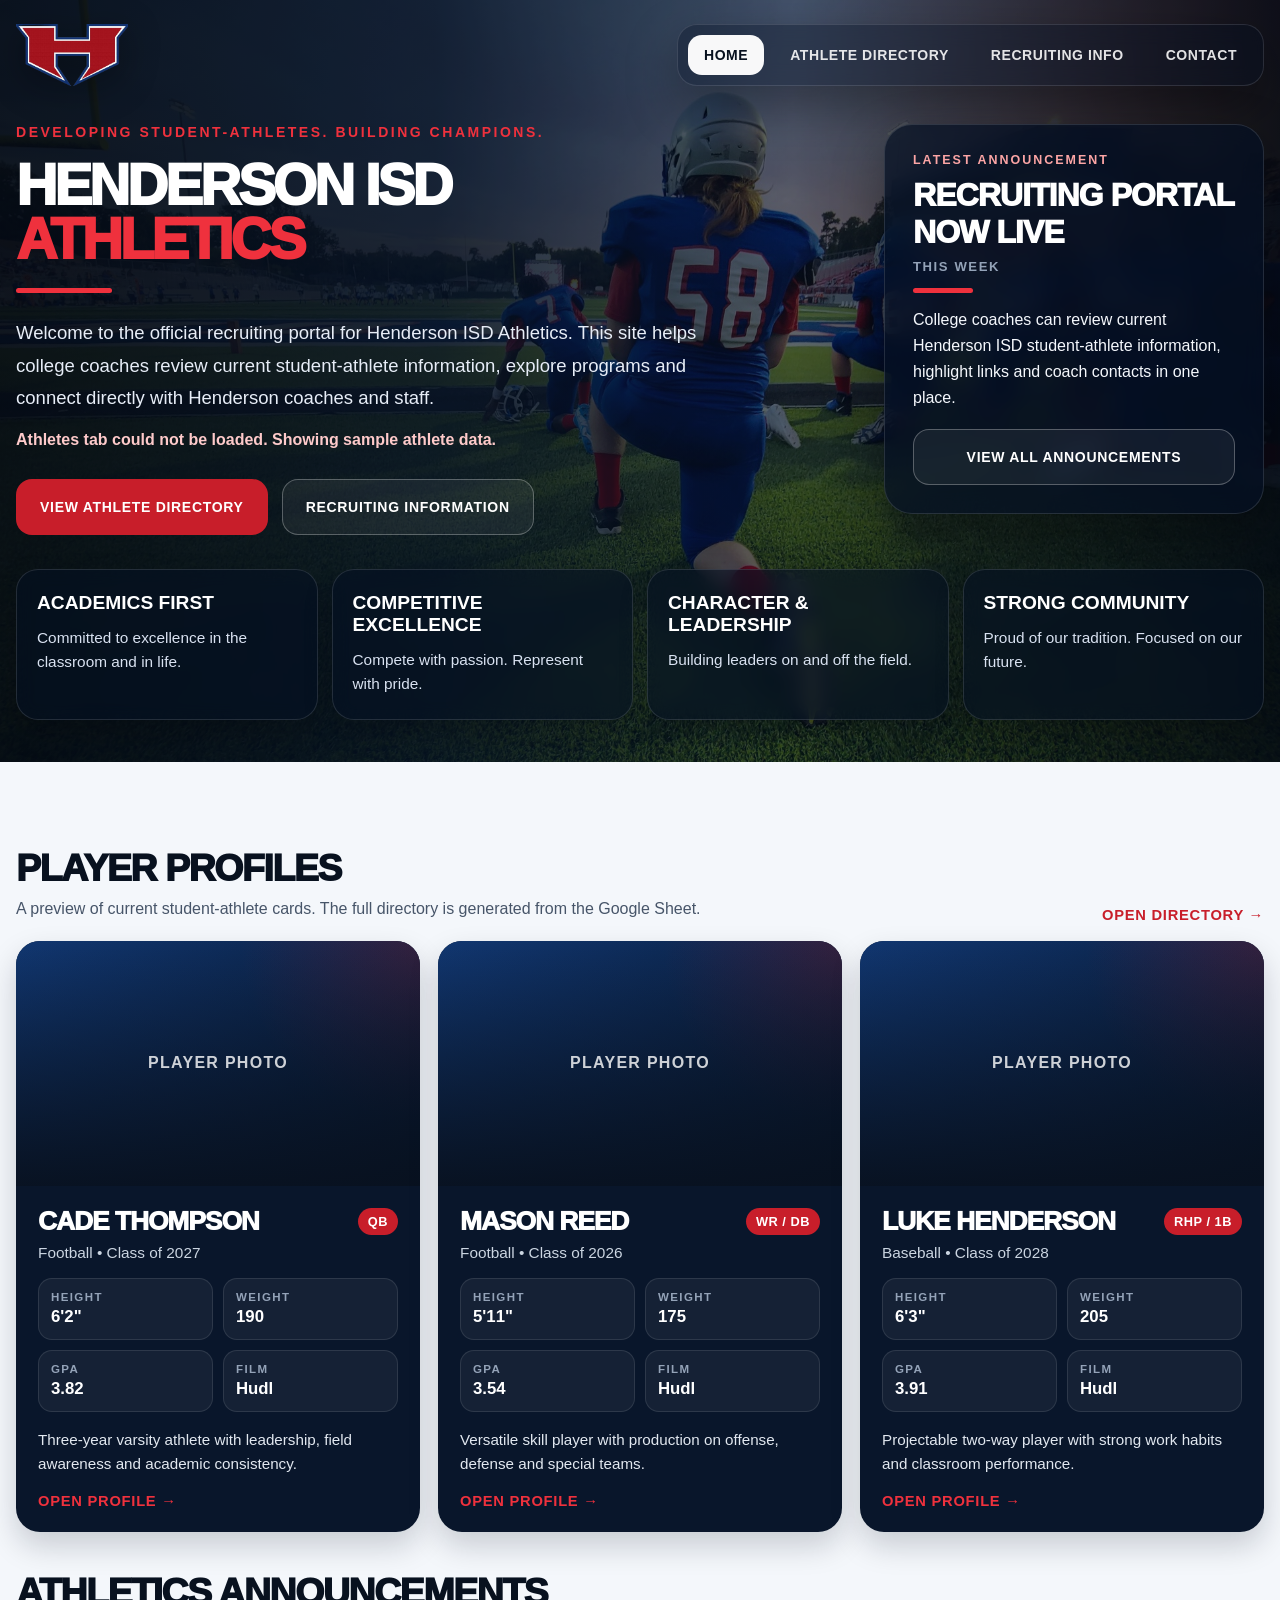
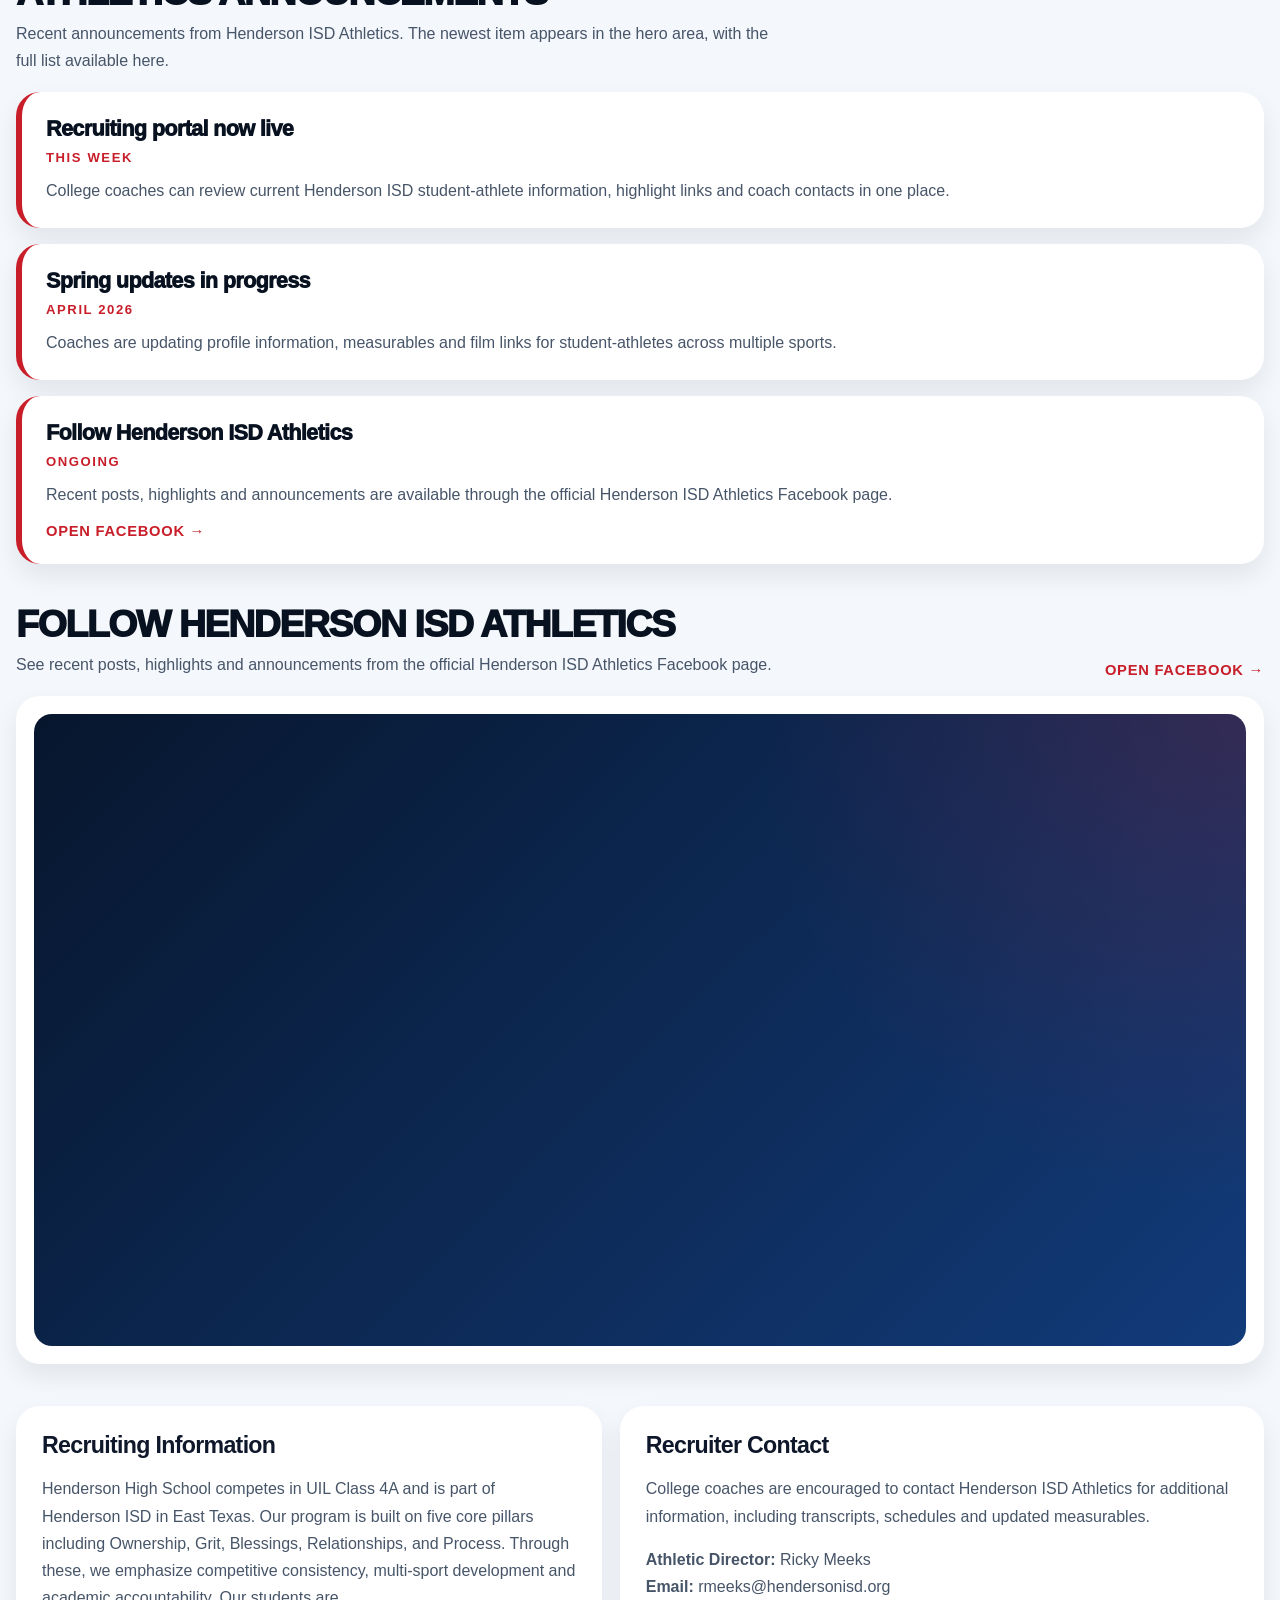
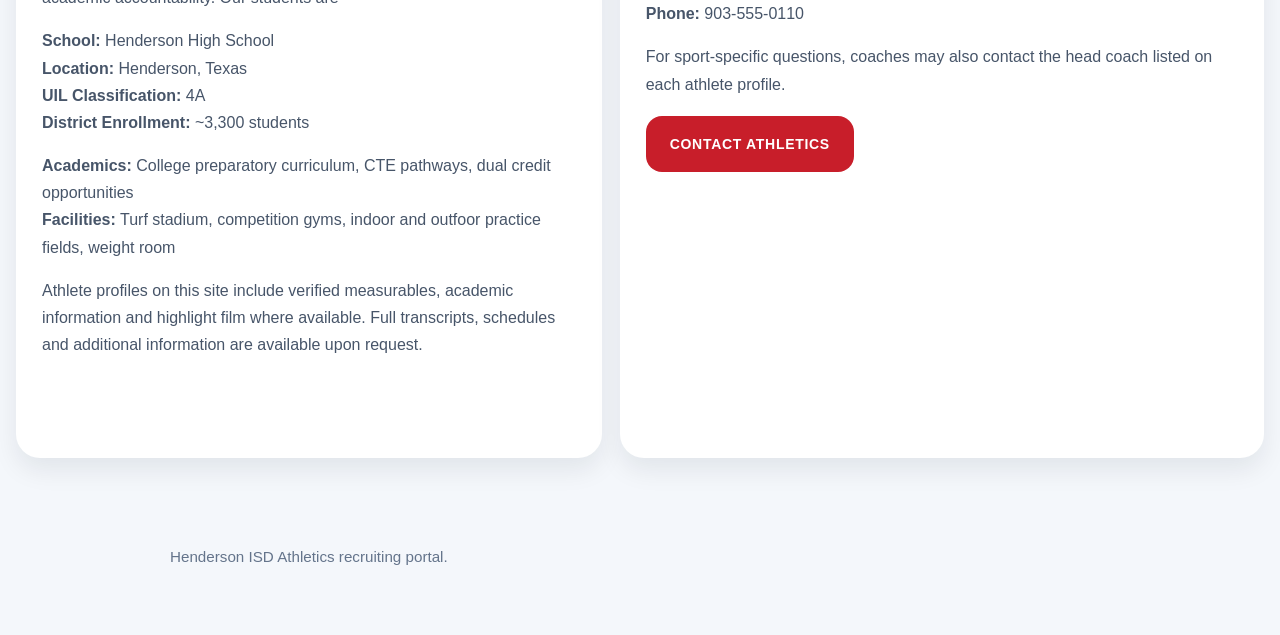
<file: index.html>
<!DOCTYPE html>
<html lang="en">
<head>
  <meta charset="UTF-8" />
  <meta name="viewport" content="width=device-width, initial-scale=1.0" />
  <title>Henderson ISD Athletics Recruiting Portal</title>
  <link rel="stylesheet" href="styles.css" />
  <script defer src="config.js"></script>
  <script defer src="app.js"></script>
</head>
<body data-page="home">
  <header class="hero">
    <div class="hero-inner wrap">
      <div class="topbar">
        <div class="brand">
          <img src="assets/wicked-h.png" alt="Wicked H logo" />
        </div> 
        <nav class="nav" aria-label="Main navigation">
          <a class='active' href="index.html">Home</a>
          <a  href="athletes.html">Athlete Directory</a>
          <a href="index.html#recruiting">Recruiting Info</a>
          <a href="index.html#contact">Contact</a>
        </nav>
      </div>

      <div class="hero-grid">
        <section>
          <p class="eyebrow">Developing student-athletes. Building champions.</p>
          <h1 class="headline"><span class="nowrap">Henderson ISD</span> <span class="accent">Athletics</span></h1>
          <div class="rule"></div>
          <p class="lead">Welcome to the official recruiting portal for Henderson ISD Athletics. This site helps college coaches review current student-athlete information, explore programs and connect directly with Henderson coaches and staff.</p>
          <p data-status style="display:none; margin-top:16px; color:#fecaca; font-weight:700;"></p>
          <div class="hero-actions"><a class="btn btn-primary" href="athletes.html">View Athlete Directory</a><a class="btn btn-secondary" href="#recruiting">Recruiting Information</a></div>
        </section>
        <aside class="updates-card announcement-card">
          <div class="inner">
            <p class="announcement-label">Latest Announcement</p>
            <div data-announcement-latest>
              <h2 class="updates-title">Athletics Updates</h2>
              <div class="rule" style="margin-top:14px; margin-bottom:8px; width:60px;"></div>
            </div>
            <a class="btn btn-secondary" style="margin-top:18px; width:100%;" href="#announcements">View All Announcements</a>
          </div>
        </aside>
      </div>
      <div class="pill-grid"><div class="pill"><h3>Academics First</h3><p>Committed to excellence in the classroom and in life.</p></div><div class="pill"><h3>Competitive Excellence</h3><p>Compete with passion. Represent with pride.</p></div><div class="pill"><h3>Character &amp; Leadership</h3><p>Building leaders on and off the field.</p></div><div class="pill"><h3>Strong Community</h3><p>Proud of our tradition. Focused on our future.</p></div></div>
    </div>
  </header>
  <main class="wrap">
    <section id="programs"><div class="section-head"><div><h2 class="section-title">Explore Our Programs</h2><p class="section-copy">This homepage section highlights major sports first and links each program to athlete profiles and recruiting information.</p></div><a class="section-link" href="athletes.html">View all athletes →</a></div><div class="program-grid" data-programs></div></section>
    <section id="directory" style="margin-top:42px;"><div class="section-head"><div><h2 class="section-title">Player Profiles</h2><p class="section-copy">A preview of current student-athlete cards. The full directory is generated from the Google Sheet.</p></div><a class="section-link" href="athletes.html">Open directory →</a></div><div class="profile-grid" data-featured-athletes></div></section>


    <section id="announcements" style="margin-top:42px;">
      <div class="section-head">
        <div>
          <h2 class="section-title">Athletics Announcements</h2>
          <p class="section-copy">Recent announcements from Henderson ISD Athletics. The newest item appears in the hero area, with the full list available here.</p>
        </div>
      </div>

      <div class="announcement-list" data-announcements></div>
    </section>

    <section id="facebook-feed" style="margin-top:42px;">
      <div class="section-head">
        <div>
          <h2 class="section-title">Follow Henderson ISD Athletics</h2>
          <p class="section-copy">See recent posts, highlights and announcements from the official Henderson ISD Athletics Facebook page.</p>
        </div>
        <a class="section-link" href="https://www.facebook.com/profile.php?id=61573619793756" target="_blank" rel="noopener">Open Facebook →</a>
      </div>

      <div class="facebook-shell">
        <div class="facebook-frame">
          <iframe
            src="https://www.facebook.com/plugins/page.php?href=https%3A%2F%2Fwww.facebook.com%2Fprofile.php%3Fid%3D61573619793756&tabs=timeline&width=500&height=600&small_header=false&adapt_container_width=false&hide_cover=false&show_facepile=false"
            width="500"
            height="600"
            style="border:none;overflow:hidden;max-width:100%;"
            scrolling="no"
            frameborder="0"
            allow="autoplay; clipboard-write; encrypted-media; picture-in-picture; web-share">
          </iframe>
        </div>
      </div>
    </section>

    <section id="recruiting" style="margin-top:42px;"><div class="info-grid">
     <div class="box">
  <h3>Recruiting Information</h3>

  <p>
    Henderson High School competes in UIL Class 4A and is part of Henderson ISD in East Texas. 
    Our program is built on five core pillars including Ownership, Grit, Blessings, Relationships, and Process. Through these, we emphasize competitive consistency, multi-sport development and academic accountability. Our students are 
  </p>

  <p style="margin-top:12px;">
    <strong>School:</strong> Henderson High School<br>
    <strong>Location:</strong> Henderson, Texas<br>
    <strong>UIL Classification:</strong> 4A<br>
    <strong>District Enrollment:</strong> ~3,300 students
  </p>

  <p style="margin-top:12px;">
    <strong>Academics:</strong> College preparatory curriculum, CTE pathways, dual credit opportunities<br>
    <strong>Facilities:</strong> Turf stadium, competition gyms, indoor and outfoor practice fields, weight room
  </p>

  <p style="margin-top:12px;">
    Athlete profiles on this site include verified measurables, academic information and highlight film where available. 
    Full transcripts, schedules and additional information are available upon request.
  </p>

  <div style="margin-top:18px;">
    <a class="btn btn-secondary" href="athletes.html">View Athlete Directory</a>
  </div>
</div>      
<div class="box" id="contact">
  <h3>Recruiter Contact</h3>

  <p>
    College coaches are encouraged to contact Henderson ISD Athletics for additional information, 
    including transcripts, schedules and updated measurables.
  </p>

  <p style="margin-top:12px;">
    <strong>Athletic Director:</strong> Ricky Meeks<br>
    <strong>Email:</strong> <a href="mailto:rmeeks@hendersonisd.org">rmeeks@hendersonisd.org</a><br>
    <strong>Phone:</strong> 903-555-0110
  </p>

  <p style="margin-top:12px;">
    For sport-specific questions, coaches may also contact the head coach listed on each athlete profile.
  </p>

  <div style="margin-top:18px;">
    <a class="btn btn-primary" href="mailto:rmeeks@hendersonisd.org">Contact Athletics</a>
  </div>
</div>    
    <div class="footer">Henderson ISD Athletics recruiting portal.</div>
  </main>
</body>
</html>
</file>
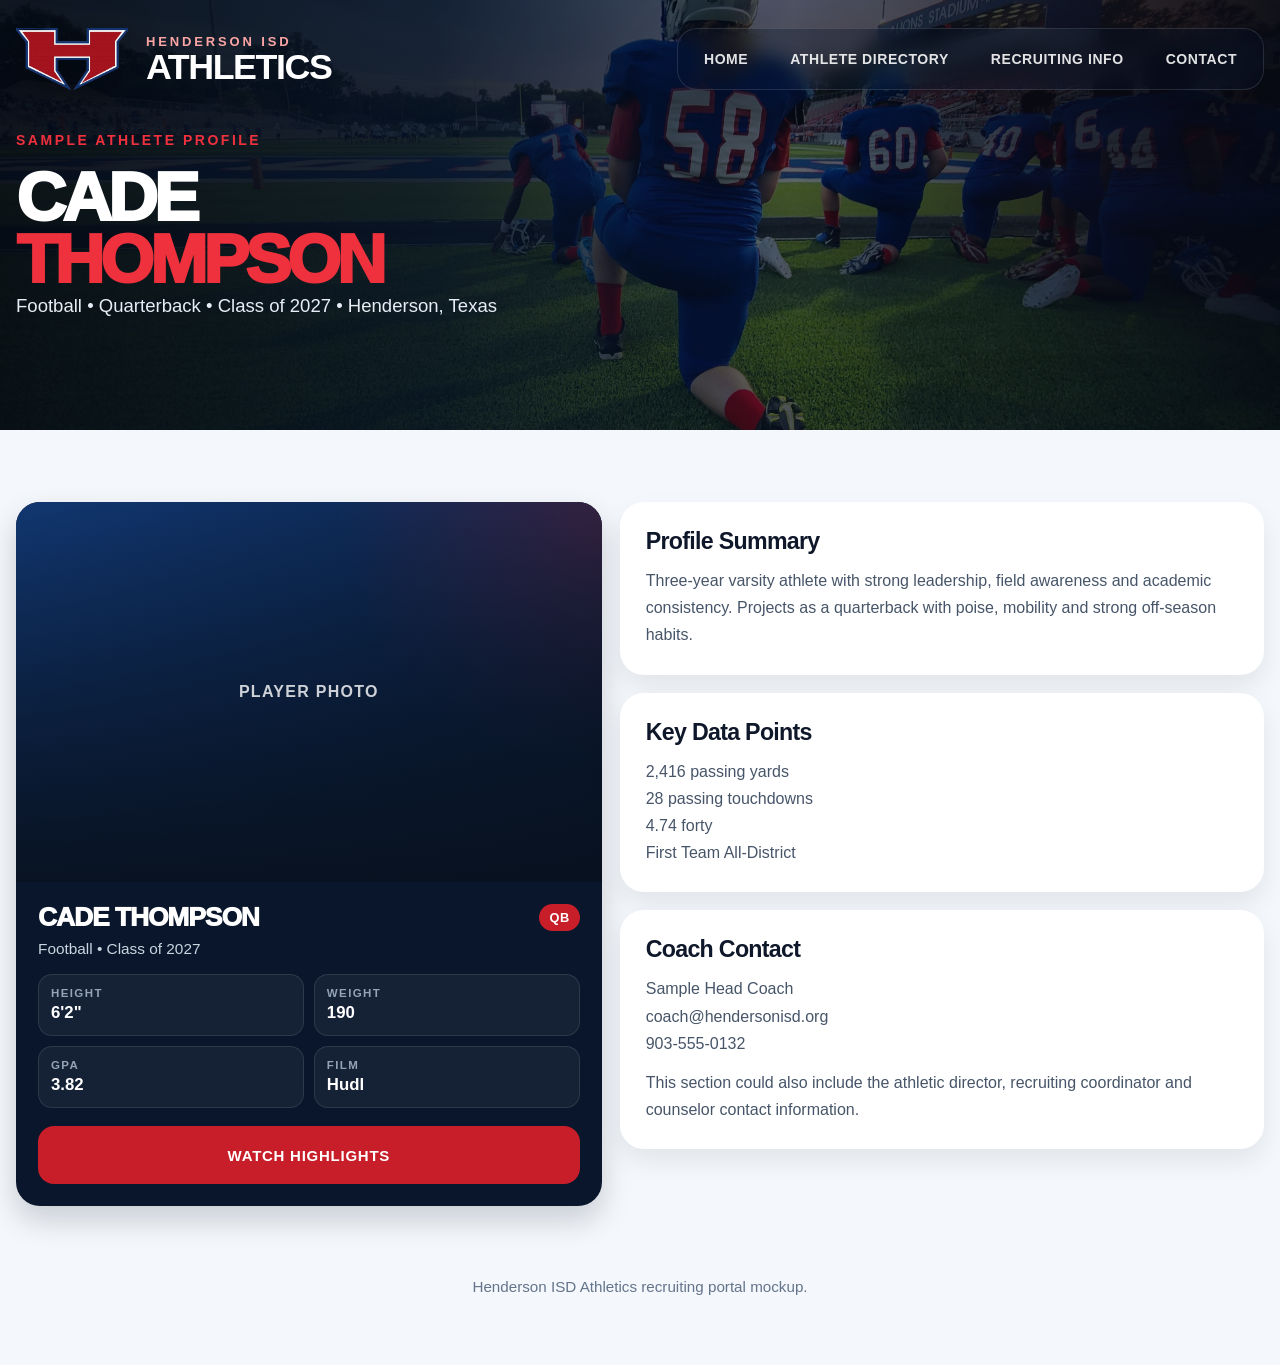
<file: athlete-cade-thompson.html>
<!DOCTYPE html>
<html lang="en">
<head>
  <meta charset="UTF-8" />
  <meta name="viewport" content="width=device-width, initial-scale=1.0" />
  <title>Henderson ISD Athletics Recruiting Portal Mockup</title>
  <style>
    :root {
      --red: #c81e2a;
      --red-bright: #ef313d;
      --blue: #123b7a;
      --navy: #07162d;
      --navy-soft: #0d2347;
      --white: #ffffff;
      --slate: #d9e2f1;
      --text: #0f172a;
      --card: rgba(5, 16, 35, 0.76);
      --line: rgba(255,255,255,0.12);
      --shadow: 0 20px 50px rgba(0,0,0,0.35);
      --radius: 24px;
      --max: 1280px;
    }

    * { box-sizing: border-box; }
    html { scroll-behavior: smooth; }
    body {
      margin: 0;
      font-family: Inter, Arial, Helvetica, sans-serif;
      color: var(--text);
      background: #f4f7fb;
    }
    a { color: inherit; text-decoration: none; }
    img { max-width: 100%; display: block; }

    .wrap {
      width: min(var(--max), calc(100% - 32px));
      margin: 0 auto;
    }

    .hero {
      position: relative;
      overflow: hidden;
      color: var(--white);
      background: var(--navy);
      min-height: 780px;
    }

    .hero::before {
      content: "";
      position: absolute;
      inset: 0;
      background:
        linear-gradient(90deg, rgba(4,12,26,0.93) 0%, rgba(7,22,45,0.88) 34%, rgba(7,22,45,0.52) 62%, rgba(4,12,26,0.92) 100%),
        radial-gradient(circle at top right, rgba(200,30,42,0.34), transparent 30%),
        url('assets/hero-football.jpg') center center / cover no-repeat;
      filter: brightness(0.78);
    }

    .hero-inner {
      position: relative;
      z-index: 1;
      padding: 28px 0 42px;
    }

    .topbar {
      display: flex;
      justify-content: space-between;
      align-items: flex-start;
      gap: 24px;
      margin-bottom: 42px;
    }

    .brand {
      display: flex;
      align-items: center;
      gap: 18px;
    }

    .brand img {
      width: 112px;
      height: auto;
      filter: drop-shadow(0 10px 18px rgba(0,0,0,0.35));
    }

    .brand-kicker {
      margin: 0;
      color: #fca5a5;
      font-weight: 700;
      text-transform: uppercase;
      letter-spacing: .22em;
      font-size: 13px;
    }

    .brand-title {
      margin: 2px 0 0;
      font-size: clamp(1.85rem, 2.8vw, 3.05rem);
      line-height: .92;
      font-weight: 900;
      text-transform: uppercase;
      letter-spacing: -0.04em;
    }

    .nav {
      display: flex;
      flex-wrap: wrap;
      gap: 10px;
      padding: 10px;
      border: 1px solid var(--line);
      background: rgba(5,16,35,0.36);
      backdrop-filter: blur(10px);
      border-radius: 20px;
      box-shadow: var(--shadow);
    }

    .nav a {
      padding: 12px 16px;
      border-radius: 14px;
      font-weight: 700;
      font-size: 14px;
      text-transform: uppercase;
      letter-spacing: .04em;
      color: rgba(255,255,255,0.88);
    }

    .nav a.active, .nav a:hover {
      background: rgba(255,255,255,0.97);
      color: #08111f;
    }

    .hero-grid {
      display: grid;
      grid-template-columns: minmax(0, 1.25fr) minmax(340px, 420px);
      gap: 30px;
      align-items: start;
    }

    .eyebrow {
      margin: 0;
      color: var(--red-bright);
      font-weight: 800;
      text-transform: uppercase;
      letter-spacing: .18em;
      font-size: 14px;
    }

    .headline {
      margin: 18px 0 0;
      font-size: clamp(3rem, 6.4vw, 5.85rem);
      line-height: .9;
      letter-spacing: -0.06em;
      font-weight: 950;
      text-transform: uppercase;
      max-width: 820px;
    }

    .headline .accent { color: var(--red-bright); display: block; }

    .rule {
      width: 96px;
      height: 5px;
      border-radius: 999px;
      background: var(--red-bright);
      margin: 22px 0 24px;
    }

    .lead {
      margin: 0;
      max-width: 720px;
      font-size: 1.16rem;
      line-height: 1.75;
      color: #e7edf7;
    }

    .hero-actions {
      display: flex;
      flex-wrap: wrap;
      gap: 14px;
      margin-top: 30px;
    }

    .btn {
      display: inline-flex;
      align-items: center;
      justify-content: center;
      min-height: 58px;
      padding: 0 24px;
      border-radius: 16px;
      font-weight: 800;
      font-size: 15px;
      text-transform: uppercase;
      letter-spacing: .05em;
      border: 1px solid transparent;
      transition: transform .2s ease, background .2s ease, border-color .2s ease;
    }

    .btn:hover { transform: translateY(-1px); }
    .btn-primary { background: var(--red); color: var(--white); }
    .btn-secondary {
      background: rgba(255,255,255,0.06);
      color: var(--white);
      border-color: rgba(255,255,255,0.28);
    }

    .updates-card {
      border-radius: 28px;
      border: 1px solid var(--line);
      background: rgba(5, 16, 35, 0.72);
      backdrop-filter: blur(12px);
      box-shadow: var(--shadow);
      overflow: hidden;
    }

    .updates-card .inner { padding: 28px; }
    .updates-title {
      margin: 0;
      font-size: 2rem;
      text-transform: uppercase;
      letter-spacing: -0.03em;
      font-weight: 950;
    }

    .updates-list {
      display: grid;
      gap: 14px;
      margin-top: 18px;
    }

    .update-item {
      padding: 16px 0;
      border-top: 1px solid rgba(255,255,255,0.1);
    }
    .update-item:first-child { border-top: 0; padding-top: 0; }

    .update-kicker {
      margin: 0;
      color: var(--red-bright);
      font-weight: 900;
      text-transform: uppercase;
      font-size: 1.05rem;
      letter-spacing: .02em;
    }
    .update-text {
      margin: 8px 0 0;
      color: #f5f8fd;
      line-height: 1.55;
      font-size: 1rem;
    }
    .update-date {
      margin: 10px 0 0;
      color: #94a3b8;
      font-size: .85rem;
      text-transform: uppercase;
      letter-spacing: .12em;
    }

    .pill-grid {
      display: grid;
      grid-template-columns: repeat(4, minmax(0,1fr));
      gap: 14px;
      margin-top: 34px;
    }

    .pill {
      border-radius: 22px;
      border: 1px solid var(--line);
      background: rgba(5,16,35,0.58);
      backdrop-filter: blur(9px);
      padding: 22px 20px;
      box-shadow: 0 12px 28px rgba(0,0,0,0.22);
    }

    .pill h3 {
      margin: 0;
      font-size: 1.2rem;
      color: var(--white);
      text-transform: uppercase;
      font-weight: 900;
      letter-spacing: -0.02em;
    }

    .pill p {
      margin: 12px 0 0;
      color: #d9e2f1;
      line-height: 1.6;
      font-size: .96rem;
    }

    main {
      padding: 46px 0 60px;
    }

    .section-head {
      display: flex;
      justify-content: space-between;
      align-items: end;
      gap: 20px;
      margin-bottom: 18px;
    }

    .section-title {
      margin: 0;
      font-size: 2.35rem;
      line-height: 1;
      font-weight: 950;
      text-transform: uppercase;
      letter-spacing: -0.04em;
      color: #08111f;
    }

    .section-copy {
      margin: 8px 0 0;
      color: #475569;
      max-width: 720px;
      line-height: 1.7;
    }

    .section-link {
      color: var(--red);
      font-weight: 800;
      text-transform: uppercase;
      letter-spacing: .05em;
      font-size: .92rem;
      white-space: nowrap;
    }

    .program-grid {
      display: grid;
      grid-template-columns: repeat(4, minmax(0,1fr));
      gap: 18px;
    }

    .program-card {
      background: #09162b;
      color: var(--white);
      border-radius: 24px;
      overflow: hidden;
      box-shadow: 0 14px 30px rgba(8,17,31,0.18);
      min-height: 260px;
      display: grid;
      grid-template-columns: 1fr;
    }

    .program-image {
      aspect-ratio: 16 / 10;
      background:
        linear-gradient(180deg, rgba(7,22,45,0.15), rgba(7,22,45,0.85)),
        radial-gradient(circle at top right, rgba(200,30,42,0.25), transparent 35%),
        url('assets/hero-football.jpg') center center / cover no-repeat;
    }

    .program-card:nth-child(2) .program-image {
      background:
        linear-gradient(180deg, rgba(18,59,122,0.18), rgba(7,22,45,0.82)),
        radial-gradient(circle at top right, rgba(200,30,42,0.22), transparent 35%),
        linear-gradient(120deg, #1e293b, #0f172a);
    }
    .program-card:nth-child(3) .program-image {
      background:
        linear-gradient(180deg, rgba(18,59,122,0.18), rgba(7,22,45,0.82)),
        radial-gradient(circle at top right, rgba(200,30,42,0.22), transparent 35%),
        linear-gradient(120deg, #111827, #1e3a8a);
    }
    .program-card:nth-child(4) .program-image {
      background:
        linear-gradient(180deg, rgba(18,59,122,0.18), rgba(7,22,45,0.82)),
        radial-gradient(circle at top right, rgba(200,30,42,0.22), transparent 35%),
        linear-gradient(120deg, #0f172a, #1d4ed8);
    }

    .program-body { padding: 20px 20px 22px; }
    .program-body h3 {
      margin: 0;
      font-size: 1.75rem;
      font-weight: 900;
      text-transform: uppercase;
      letter-spacing: -0.03em;
    }
    .program-body p {
      margin: 12px 0 0;
      color: #d9e2f1;
      line-height: 1.6;
    }

    .program-link {
      display: inline-block;
      margin-top: 18px;
      color: var(--red-bright);
      font-weight: 800;
      text-transform: uppercase;
      letter-spacing: .05em;
      font-size: .92rem;
    }


    .profile-grid {
      display: grid;
      grid-template-columns: repeat(3, minmax(0,1fr));
      gap: 18px;
    }
    .profile-card {
      background: #09162b;
      color: var(--white);
      border-radius: 24px;
      overflow: hidden;
      box-shadow: 0 14px 30px rgba(8,17,31,0.18);
    }
    .profile-photo {
      height: 245px;
      background:
        linear-gradient(180deg, rgba(8,17,31,0.1), rgba(8,17,31,0.95)),
        radial-gradient(circle at top right, rgba(200,30,42,0.24), transparent 38%),
        linear-gradient(135deg, #123b7a, #07162d);
      display: flex;
      align-items: center;
      justify-content: center;
      color: rgba(255,255,255,0.8);
      font-weight: 900;
      text-transform: uppercase;
      letter-spacing: .08em;
    }
    .profile-body { padding: 22px; }
    .profile-topline {
      display: flex;
      justify-content: space-between;
      align-items: start;
      gap: 12px;
    }
    .profile-body h3 {
      margin: 0;
      font-size: 1.65rem;
      line-height: 1;
      font-weight: 950;
      text-transform: uppercase;
      letter-spacing: -0.04em;
    }
    .badge {
      display: inline-flex;
      padding: 6px 10px;
      border-radius: 999px;
      background: var(--red);
      color: white;
      font-weight: 800;
      font-size: .8rem;
      text-transform: uppercase;
      letter-spacing: .04em;
      white-space: nowrap;
    }
    .meta {
      margin: 10px 0 0;
      color: #cbd5e1;
      font-size: .96rem;
    }
    .profile-stats {
      display: grid;
      grid-template-columns: repeat(2, 1fr);
      gap: 10px;
      margin-top: 16px;
    }
    .stat {
      border: 1px solid rgba(255,255,255,0.1);
      background: rgba(255,255,255,0.05);
      border-radius: 14px;
      padding: 12px;
    }
    .stat span {
      display: block;
      color: #94a3b8;
      font-size: .72rem;
      text-transform: uppercase;
      letter-spacing: .12em;
      font-weight: 800;
    }
    .stat strong {
      display: block;
      margin-top: 4px;
      color: white;
      font-size: 1.05rem;
    }
    .profile-note {
      color: #e2e8f0;
      line-height: 1.55;
      margin: 16px 0 0;
      font-size: .95rem;
    }

    .info-grid {
      display: grid;
      grid-template-columns: 1fr 1.1fr;
      gap: 18px;
      margin-top: 26px;
    }

    .box {
      background: var(--white);
      border-radius: 24px;
      box-shadow: 0 12px 26px rgba(15, 23, 42, 0.08);
      padding: 26px;
    }

    .box h3 {
      margin: 0;
      font-size: 1.45rem;
      font-weight: 900;
      letter-spacing: -0.03em;
    }

    .box p {
      margin: 12px 0 0;
      color: #475569;
      line-height: 1.7;
    }

    .footer {
      margin-top: 44px;
      padding: 28px 0 10px;
      color: #64748b;
      font-size: .95rem;
      text-align: center;
    }

    @media (max-width: 1100px) {
      .hero-grid,
  
    .profile-grid {
      display: grid;
      grid-template-columns: repeat(3, minmax(0,1fr));
      gap: 18px;
    }
    .profile-card {
      background: #09162b;
      color: var(--white);
      border-radius: 24px;
      overflow: hidden;
      box-shadow: 0 14px 30px rgba(8,17,31,0.18);
    }
    .profile-photo {
      height: 245px;
      background:
        linear-gradient(180deg, rgba(8,17,31,0.1), rgba(8,17,31,0.95)),
        radial-gradient(circle at top right, rgba(200,30,42,0.24), transparent 38%),
        linear-gradient(135deg, #123b7a, #07162d);
      display: flex;
      align-items: center;
      justify-content: center;
      color: rgba(255,255,255,0.8);
      font-weight: 900;
      text-transform: uppercase;
      letter-spacing: .08em;
    }
    .profile-body { padding: 22px; }
    .profile-topline {
      display: flex;
      justify-content: space-between;
      align-items: start;
      gap: 12px;
    }
    .profile-body h3 {
      margin: 0;
      font-size: 1.65rem;
      line-height: 1;
      font-weight: 950;
      text-transform: uppercase;
      letter-spacing: -0.04em;
    }
    .badge {
      display: inline-flex;
      padding: 6px 10px;
      border-radius: 999px;
      background: var(--red);
      color: white;
      font-weight: 800;
      font-size: .8rem;
      text-transform: uppercase;
      letter-spacing: .04em;
      white-space: nowrap;
    }
    .meta {
      margin: 10px 0 0;
      color: #cbd5e1;
      font-size: .96rem;
    }
    .profile-stats {
      display: grid;
      grid-template-columns: repeat(2, 1fr);
      gap: 10px;
      margin-top: 16px;
    }
    .stat {
      border: 1px solid rgba(255,255,255,0.1);
      background: rgba(255,255,255,0.05);
      border-radius: 14px;
      padding: 12px;
    }
    .stat span {
      display: block;
      color: #94a3b8;
      font-size: .72rem;
      text-transform: uppercase;
      letter-spacing: .12em;
      font-weight: 800;
    }
    .stat strong {
      display: block;
      margin-top: 4px;
      color: white;
      font-size: 1.05rem;
    }
    .profile-note {
      color: #e2e8f0;
      line-height: 1.55;
      margin: 16px 0 0;
      font-size: .95rem;
    }

    .info-grid {
        grid-template-columns: 1fr;
      }
      .program-grid, .profile-grid {
        grid-template-columns: repeat(2, minmax(0,1fr));
      }
      .pill-grid {
        grid-template-columns: repeat(2, minmax(0,1fr));
      }
      .topbar {
        flex-direction: column;
        align-items: stretch;
      }
    }

    @media (max-width: 720px) {
      .hero {
        min-height: auto;
      }
      .wrap {
        width: min(var(--max), calc(100% - 22px));
      }
      .hero-inner {
        padding-top: 20px;
      }
      .brand {
        align-items: flex-start;
      }
      .brand img {
        width: 92px;
      }
      .headline {
        font-size: clamp(2.6rem, 14vw, 4.8rem);
      }
      .lead {
        font-size: 1.02rem;
      }
      .program-grid,
      .profile-grid,
      .pill-grid {
        grid-template-columns: 1fr;
      }
      .section-head {
        align-items: start;
        flex-direction: column;
      }
      .btn {
        width: 100%;
      }
    }
  </style>
</head>
<body>
  <header class="hero" style="min-height: 430px;">
    <div class="hero-inner wrap">
      <div class="topbar">
        <div class="brand">
          <img src="assets/wicked-h.png" alt="Wicked H logo" />
          <div>
            <p class="brand-kicker">Henderson ISD</p>
            <div class="brand-title">Athletics</div>
          </div>
        </div>
        <nav class="nav" aria-label="Main navigation">
          <a href="index.html">Home</a>
          <a href="athletes.html">Athlete Directory</a>
          <a href="index.html#recruiting">Recruiting Info</a>
          <a href="index.html#contact">Contact</a>
        </nav>
      </div>
      <p class="eyebrow">Sample athlete profile</p>
      <h1 class="headline" style="font-size:clamp(2.8rem, 5.4vw, 5rem);">Cade <span class="accent">Thompson</span></h1>
      <p class="lead">Football • Quarterback • Class of 2027 • Henderson, Texas</p>
    </div>
  </header>

  <main class="wrap">
    <section class="info-grid" style="align-items:start;">
      <article class="profile-card">
        <div class="profile-photo" style="height:380px;">Player Photo</div>
        <div class="profile-body">
          <div class="profile-topline"><div><h3>Cade Thompson</h3><p class="meta">Football • Class of 2027</p></div><span class="badge">QB</span></div>
          <div class="profile-stats"><div class="stat"><span>Height</span><strong>6'2&quot;</strong></div><div class="stat"><span>Weight</span><strong>190</strong></div><div class="stat"><span>GPA</span><strong>3.82</strong></div><div class="stat"><span>Film</span><strong>Hudl</strong></div></div>
          <a class="btn btn-primary" style="margin-top:18px; width:100%;" href="#">Watch Highlights</a>
        </div>
      </article>
      <div>
        <div class="box"><h3>Profile Summary</h3><p>Three-year varsity athlete with strong leadership, field awareness and academic consistency. Projects as a quarterback with poise, mobility and strong off-season habits.</p></div>
        <div class="box" style="margin-top:18px;"><h3>Key Data Points</h3><p>2,416 passing yards<br>28 passing touchdowns<br>4.74 forty<br>First Team All-District</p></div>
        <div class="box" style="margin-top:18px;"><h3>Coach Contact</h3><p>Sample Head Coach<br>coach@hendersonisd.org<br>903-555-0132</p><p>This section could also include the athletic director, recruiting coordinator and counselor contact information.</p></div>
      </div>
    </section>
    <div class="footer">Henderson ISD Athletics recruiting portal mockup.</div>
  </main>
</body>
</html>
</file>
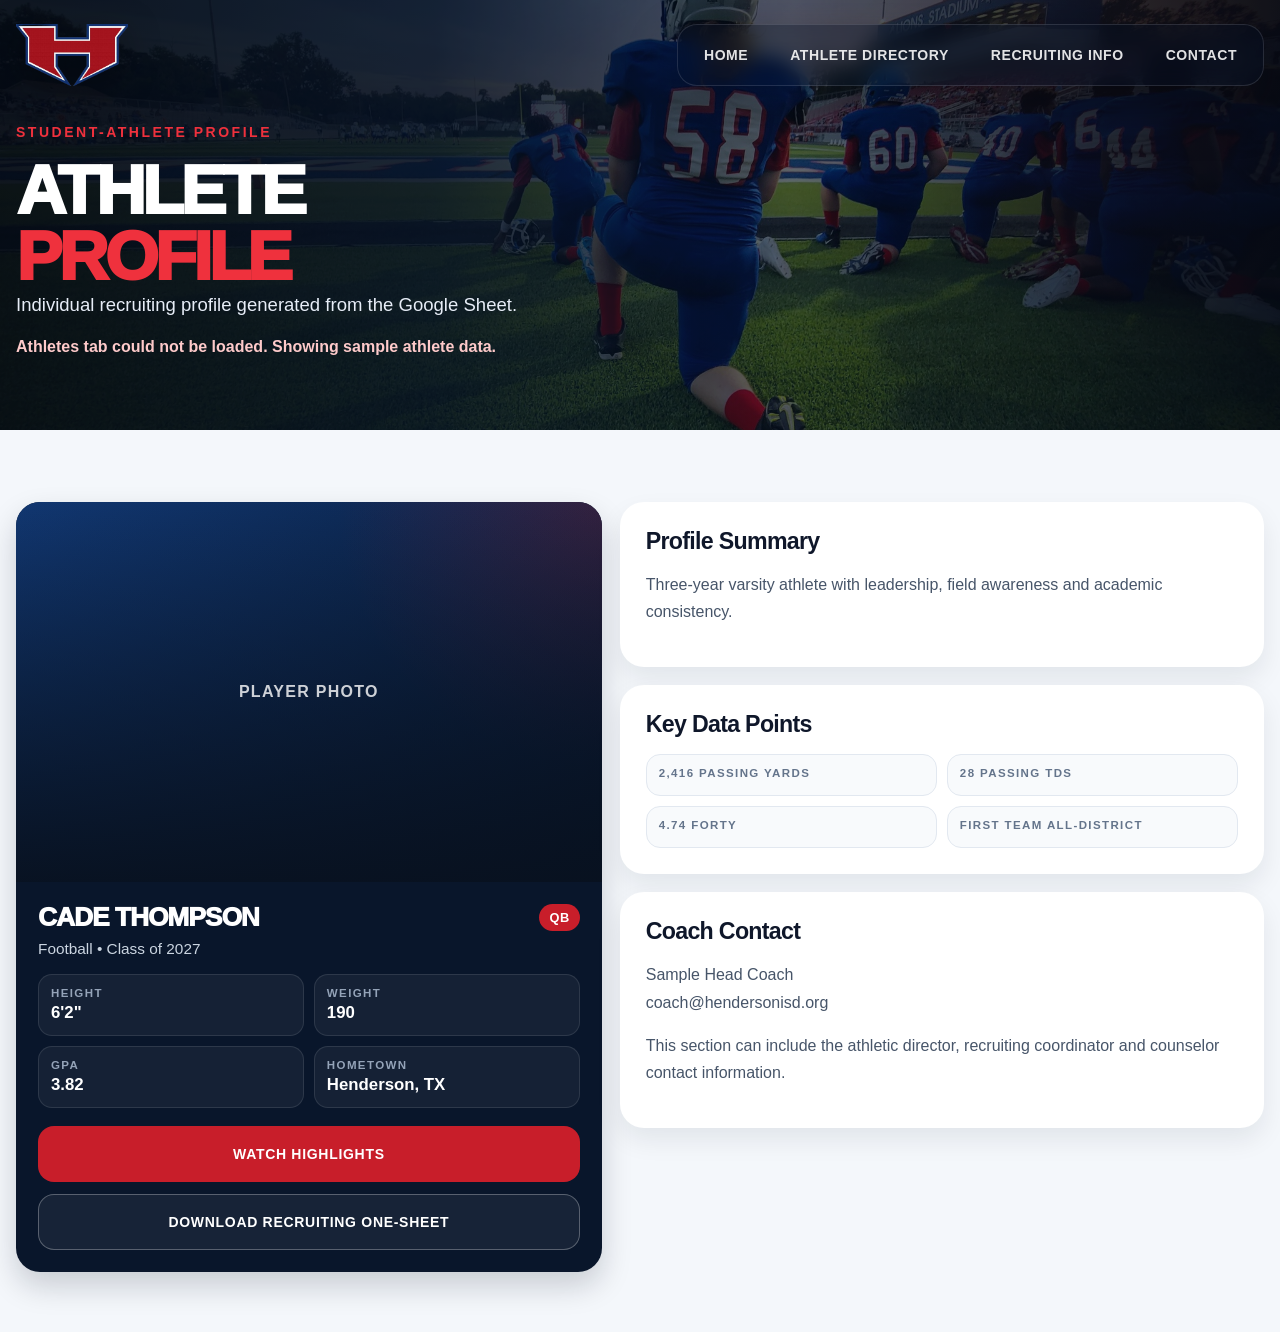
<file: athlete.html>
<!DOCTYPE html>
<html lang="en">
<head>
  <meta charset="UTF-8" />
  <meta name="viewport" content="width=device-width, initial-scale=1.0" />
  <title>Athlete Profile | Henderson ISD Athletics</title>
  <link rel="stylesheet" href="styles.css" />
  <script defer src="config.js"></script>
  <script defer src="app.js"></script>
</head>
<body data-page="profile">
  <header class="hero compact"><div class="hero-inner wrap">
      <div class="topbar">
        <div class="brand">
          <img src="assets/wicked-h.png" alt="Wicked H logo" />
        
        </div>
        <nav class="nav" aria-label="Main navigation">
          <a  href="index.html">Home</a>
          <a  href="athletes.html">Athlete Directory</a>
          <a href="index.html#recruiting">Recruiting Info</a>
          <a href="index.html#contact">Contact</a>
        </nav>
      </div>

    <p class="eyebrow">Student-athlete profile</p><h1 class="headline compact-headline">Athlete <span class="accent">Profile</span></h1><p class="lead">Individual recruiting profile generated from the Google Sheet.</p><p data-status style="display:none; margin-top:16px; color:#fecaca; font-weight:700;"></p>
  </div></header>
  <main class="wrap" data-profile><div class="empty-state">Loading athlete profile...</div></main>
</body>
</html>
</file>
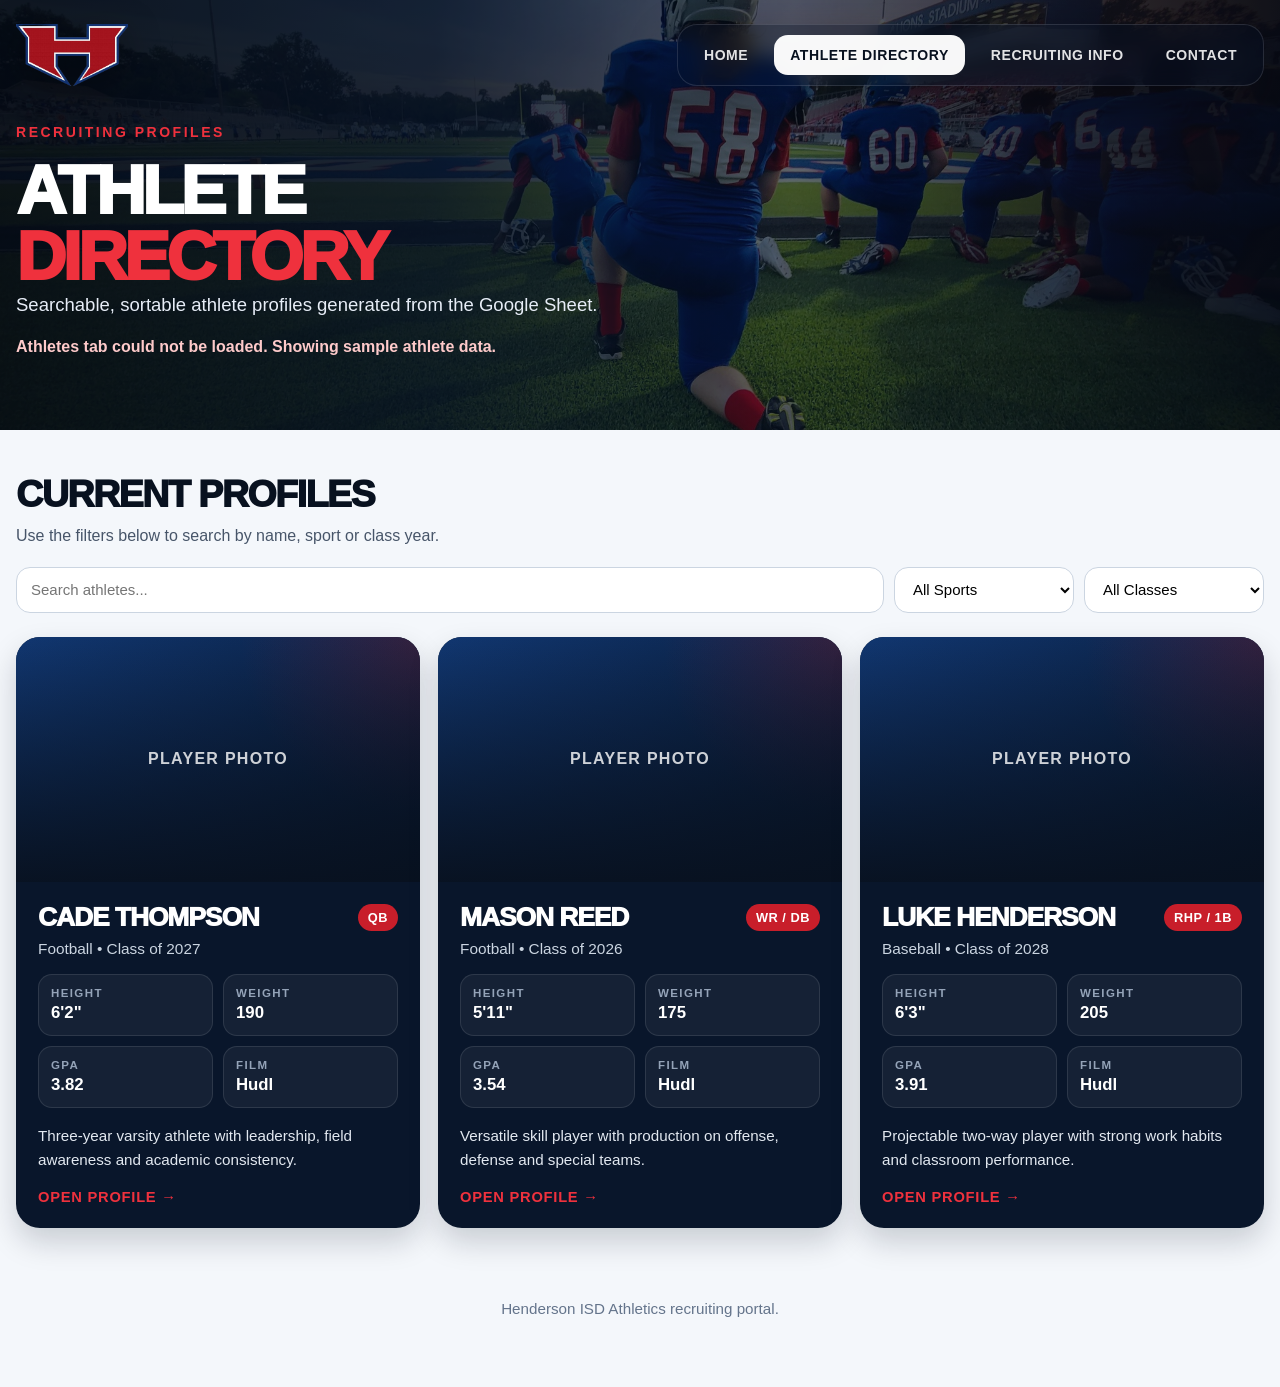
<file: athletes.html>
<!DOCTYPE html>
<html lang="en">
<head>
  <meta charset="UTF-8" />
  <meta name="viewport" content="width=device-width, initial-scale=1.0" />
  <title>Athlete Directory | Henderson ISD Athletics</title>
  <link rel="stylesheet" href="styles.css" />
  <script defer src="config.js"></script>
  <script defer src="app.js"></script>
</head>
<body data-page="directory">
  <header class="hero compact"><div class="hero-inner wrap">
      <div class="topbar">
        <div class="brand">
          <img src="assets/wicked-h.png" alt="Wicked H logo" />
        </div>
        <nav class="nav" aria-label="Main navigation">
          <a  href="index.html">Home</a>
          <a class='active' href="athletes.html">Athlete Directory</a>
          <a href="index.html#recruiting">Recruiting Info</a>
          <a href="index.html#contact">Contact</a>
        </nav>
      </div>

    <p class="eyebrow">Recruiting profiles</p><h1 class="headline compact-headline">Athlete <span class="accent">Directory</span></h1><p class="lead">Searchable, sortable athlete profiles generated from the Google Sheet.</p><p data-status style="display:none; margin-top:16px; color:#fecaca; font-weight:700;"></p>
  </div></header>
  <main class="wrap"><section><div class="section-head"><div><h2 class="section-title">Current Profiles</h2><p class="section-copy">Use the filters below to search by name, sport or class year.</p></div></div><div class="filters"><input data-search type="search" placeholder="Search athletes..." /><select data-sport-filter></select><select data-year-filter></select></div><div class="profile-grid" data-athlete-grid></div></section><div class="footer">Henderson ISD Athletics recruiting portal.</div></main>
</body>
</html>
</file>
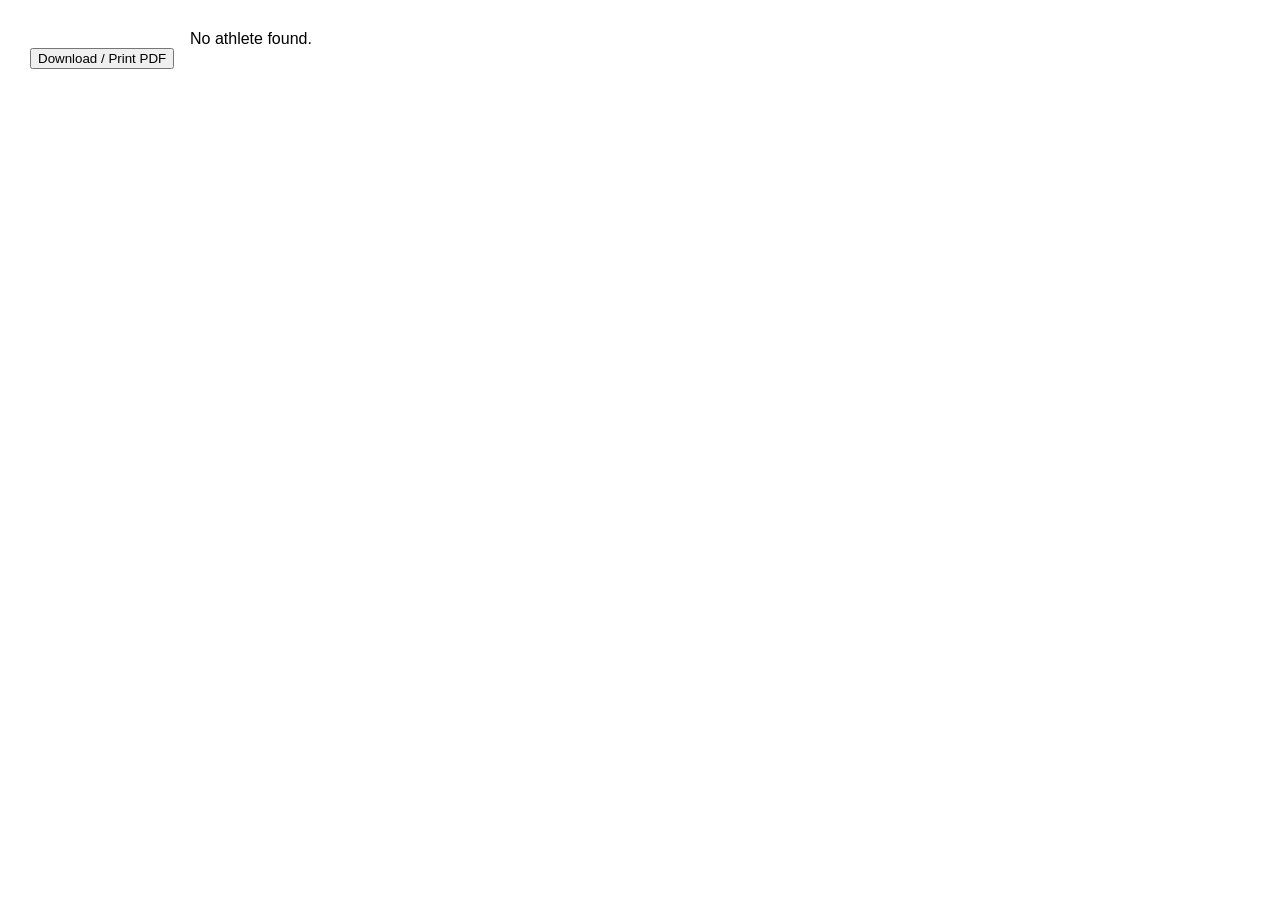
<file: profile-pdf.html>
<!DOCTYPE html>
<html lang="en">
<head>
<meta charset="UTF-8">
<title>Recruiting Profile</title>
<link rel="stylesheet" href="styles.css">
<script defer src="config.js"></script>
<script defer src="app.js"></script>

<style>
body {
  background: white;
  color: #000;
  font-family: Arial, sans-serif;
  padding: 30px;
}
.sheet {
  max-width: 900px;
  margin: auto;
}
.name {
  font-size: 28px;
  font-weight: bold;
}
.section {
  margin-top: 20px;
}
.stats {
  display: grid;
  grid-template-columns: repeat(2,1fr);
  gap: 10px;
}
.stat {
  border: 1px solid #d1d5db;
  padding: 10px;
  border-radius: 6px;
}
.stat span {
  font-size: 12px;
  text-transform: uppercase;
  letter-spacing: .05em;
}
.stats .stat span {
  color: #475569;
  font-weight: 700;
}
.stats .stat strong {
  color: #000;
}
.header {
  display: flex;
  justify-content: space-between;
  align-items: flex-start;
  padding-bottom: 14px;
  margin-bottom: 18px;
}

.header-left {
  max-width: 60%;
}

.name {
  font-size: 28px;
  font-weight: bold;
}

.header-right {
  display: flex;
  flex-direction: column;
  align-items: flex-end;
  gap: 10px;
}

.school-block {
  display: flex;
  align-items: center;
  gap: 10px;
}

.logo {
  width: 60px;
}

.school-text {
  text-align: right;
}

.school-name {
  font-weight: 800;
  font-size: 18px;
  line-height: 1.1;
}

.athlete-photo {
  width: 110px;
  height: 140px;
  object-fit: cover;
  object-position: top center;
  border: 2px solid #000;
}
  
@media print {
  button { display: none; }
}
</style>
</head>

<body data-page="profile-pdf">
<div class="sheet" id="sheet">Loading...</div>
<button onclick="window.print()">Download / Print PDF</button>
</body>
</html>
</file>
<file: styles.css>
:root {
  --red: #c81e2a;
  --red-bright: #ef313d;
  --blue: #123b7a;
  --navy: #07162d;
  --white: #ffffff;
  --text: #0f172a;
  --line: rgba(255,255,255,0.12);
  --shadow: 0 20px 50px rgba(0,0,0,0.35);
  --max: 1280px;
}
* { box-sizing: border-box; }
body { margin: 0; font-family: Inter, Arial, Helvetica, sans-serif; color: var(--text); background: #f4f7fb; }
a { color: inherit; text-decoration: none; }
img { max-width: 100%; display: block; }
.wrap { width: min(var(--max), calc(100% - 32px)); margin: 0 auto; }
.hero { position: relative; overflow: hidden; color: white; background: var(--navy); min-height: 700px; }
.hero.compact { min-height: 430px; }
.hero::before {
  content: ""; position: absolute; inset: 0;
  background:
    linear-gradient(90deg, rgba(4,12,26,0.93) 0%, rgba(7,22,45,0.88) 34%, rgba(7,22,45,0.52) 62%, rgba(4,12,26,0.92) 100%),
    radial-gradient(circle at top right, rgba(200,30,42,0.34), transparent 30%),
    url('assets/hero-football.jpg') center center / cover no-repeat;
  filter: brightness(0.78);
}
.hero-inner { position: relative; z-index: 1; padding: 24px 0 42px; }
.topbar { display: flex; justify-content: space-between; align-items: flex-start; gap: 24px; margin-bottom: 38px; }
.brand { display: flex; align-items: center; gap: 16px; }
.brand img { width: 112px; filter: drop-shadow(0 10px 18px rgba(0,0,0,0.35)); }
.brand-kicker { margin: 0; color: #fca5a5; font-weight: 700; text-transform: uppercase; letter-spacing: .2em; font-size: 12px; }
.brand-title { margin: 2px 0 0; font-size: clamp(1.85rem, 2.8vw, 3.05rem); line-height: .95; font-weight: 900; text-transform: uppercase; letter-spacing: -0.04em; }
.nav { display: flex; flex-wrap: wrap; gap: 10px; padding: 10px; border: 1px solid var(--line); background: rgba(5,16,35,0.36); backdrop-filter: blur(10px); border-radius: 20px; box-shadow: var(--shadow); }
.nav a { padding: 12px 16px; border-radius: 14px; font-weight: 700; font-size: 14px; text-transform: uppercase; letter-spacing: .04em; color: rgba(255,255,255,0.88); }
.nav a.active, .nav a:hover { background: rgba(255,255,255,0.97); color: #08111f; }
.hero-grid {
  display: grid;
  grid-template-columns: minmax(0, 1.45fr) minmax(310px, 380px);
  gap: 30px;
  align-items: start;
}
.eyebrow { margin: 0; color: var(--red-bright); font-weight: 800; text-transform: uppercase; letter-spacing: .18em; font-size: 14px; }
.headline {
  margin: 18px 0 0;
  font-size: clamp(2.25rem, 4.45vw, 4.25rem);
  line-height: .95;
  letter-spacing: -0.055em;
  font-weight: 950;
  text-transform: uppercase;
  max-width: 780px;
}
.headline.compact-headline { font-size: clamp(2.8rem, 5.4vw, 5rem); }
.headline .accent { color: var(--red-bright); display: block; }
.nowrap { white-space: nowrap; }
.rule { width: 96px; height: 5px; border-radius: 999px; background: var(--red-bright); margin: 22px 0 24px; }
.lead { margin: 0; max-width: 720px; font-size: 1.16rem; line-height: 1.75; color: #e7edf7; }
.hero-actions { display: flex; flex-wrap: wrap; gap: 14px; margin-top: 30px; }
.btn { display: inline-flex; align-items: center; justify-content: center; min-height: 56px; padding: 0 23px; border-radius: 16px; font-weight: 800; font-size: 14px; text-transform: uppercase; letter-spacing: .05em; border: 1px solid transparent; cursor: pointer; }
.btn-primary { background: var(--red); color: white; }
.btn-secondary { background: rgba(255,255,255,0.06); color: white; border-color: rgba(255,255,255,0.28); }
.updates-card { border-radius: 28px; border: 1px solid var(--line); background: rgba(5, 16, 35, 0.72); backdrop-filter: blur(12px); box-shadow: var(--shadow); overflow: hidden; }
.updates-card .inner { padding: 28px; }
.updates-title { margin: 0; font-size: 1.65rem; text-transform: uppercase; letter-spacing: -0.03em; font-weight: 950; }
.updates-list { display: grid; gap: 14px; margin-top: 18px; }
.update-item { padding: 16px 0; border-top: 1px solid rgba(255,255,255,0.1); }
.update-item:first-child { border-top: 0; padding-top: 0; }
.update-kicker { margin: 0; color: var(--red-bright); font-weight: 900; text-transform: uppercase; font-size: 1.05rem; }
.update-text { margin: 8px 0 0; color: #f5f8fd; line-height: 1.55; font-size: 1rem; }
.update-date { margin: 10px 0 0; color: #94a3b8; font-size: .85rem; text-transform: uppercase; letter-spacing: .12em; }
.pill-grid { display: grid; grid-template-columns: repeat(4, minmax(0,1fr)); gap: 14px; margin-top: 34px; }
.pill { border-radius: 22px; border: 1px solid var(--line); background: rgba(5,16,35,0.58); backdrop-filter: blur(9px); padding: 22px 20px; box-shadow: 0 12px 28px rgba(0,0,0,0.22); }
.pill h3 { margin: 0; font-size: 1.2rem; color: white; text-transform: uppercase; font-weight: 900; }
.pill p { margin: 12px 0 0; color: #d9e2f1; line-height: 1.6; font-size: .96rem; }
main { padding: 46px 0 60px; }
.section-head { display: flex; justify-content: space-between; align-items: end; gap: 20px; margin-bottom: 18px; }
.section-title { margin: 0; font-size: 2.35rem; line-height: 1; font-weight: 950; text-transform: uppercase; letter-spacing: -0.04em; color: #08111f; }
.section-copy { margin: 8px 0 0; color: #475569; max-width: 760px; line-height: 1.7; }
.section-link { color: var(--red); font-weight: 800; text-transform: uppercase; letter-spacing: .05em; font-size: .92rem; white-space: nowrap; }
.program-grid, .profile-grid { display: grid; gap: 18px; }
.program-grid { grid-template-columns: repeat(4, minmax(0,1fr)); }
.profile-grid { grid-template-columns: repeat(3, minmax(0,1fr)); }
.program-card, .profile-card { background: #09162b; color: white; border-radius: 24px; overflow: hidden; box-shadow: 0 14px 30px rgba(8,17,31,0.18); }
.program-image { aspect-ratio: 16 / 10; background: linear-gradient(180deg, rgba(7,22,45,0.15), rgba(7,22,45,0.85)), radial-gradient(circle at top right, rgba(200,30,42,0.25), transparent 35%), url('assets/hero-football.jpg') center center / cover no-repeat; }
.program-card:nth-child(2) .program-image { background: linear-gradient(120deg, #1e293b, #0f172a); }
.program-card:nth-child(3) .program-image { background: linear-gradient(120deg, #111827, #1e3a8a); }
.program-card:nth-child(4) .program-image { background: linear-gradient(120deg, #0f172a, #1d4ed8); }
.program-body { padding: 20px 20px 22px; }
.program-body h3 { margin: 0; font-size: 1.75rem; font-weight: 900; text-transform: uppercase; letter-spacing: -0.03em; }
.program-body p { margin: 12px 0 0; color: #d9e2f1; line-height: 1.6; }
.program-link { display: inline-block; margin-top: 18px; color: var(--red-bright); font-weight: 800; text-transform: uppercase; letter-spacing: .05em; font-size: .92rem; }
.profile-photo { height: 245px; background: linear-gradient(180deg, rgba(8,17,31,0.1), rgba(8,17,31,0.95)), radial-gradient(circle at top right, rgba(200,30,42,0.24), transparent 38%), linear-gradient(135deg, #123b7a, #07162d); display: flex; align-items: center; justify-content: center; color: rgba(255,255,255,0.8); font-weight: 900; text-transform: uppercase; letter-spacing: .08em; overflow: hidden; }
.profile-photo img { width: 100%; height: 100%; object-fit: cover; object-position: 50% 20%; }
.profile-body { padding: 22px; }
.profile-topline { display: flex; justify-content: space-between; align-items: start; gap: 12px; }
.profile-body h3 { margin: 0; font-size: 1.65rem; line-height: 1; font-weight: 950; text-transform: uppercase; letter-spacing: -0.04em; }
.badge { display: inline-flex; padding: 6px 10px; border-radius: 999px; background: var(--red); color: white; font-weight: 800; font-size: .8rem; text-transform: uppercase; letter-spacing: .04em; white-space: nowrap; }
.meta { margin: 10px 0 0; color: #cbd5e1; font-size: .96rem; }
.profile-stats { display: grid; grid-template-columns: repeat(2, 1fr); gap: 10px; margin-top: 16px; }
.stat { border: 1px solid rgba(255,255,255,0.1); background: rgba(255,255,255,0.05); border-radius: 14px; padding: 12px; }
.stat span { display: block; color: #94a3b8; font-size: .72rem; text-transform: uppercase; letter-spacing: .12em; font-weight: 800; }
.stat strong { display: block; margin-top: 4px; color: white; font-size: 1.05rem; }
.profile-note { color: #e2e8f0; line-height: 1.55; margin: 16px 0 0; font-size: .95rem; }
.filters { display: flex; flex-wrap: wrap; gap: 10px; margin: 0 0 24px; align-items: center; }
.filters input, .filters select { min-height: 46px; border: 1px solid #cbd5e1; border-radius: 14px; padding: 0 14px; font-size: 15px; background: white; }
.filters input { flex: 1 1 260px; }
.filters select { flex: 0 0 180px; }
.info-grid { display: grid; grid-template-columns: 1fr 1.1fr; gap: 18px; margin-top: 26px; }
.box, .empty-state { background: white; border-radius: 24px; box-shadow: 0 12px 26px rgba(15, 23, 42, 0.08); padding: 26px; }
.box h3 { margin: 0; font-size: 1.45rem; font-weight: 900; letter-spacing: -0.03em; }
.box p, .empty-state { color: #475569; line-height: 1.7; }
.footer { margin-top: 44px; padding: 28px 0 10px; color: #64748b; font-size: .95rem; text-align: center; }

.facebook-shell {
  background: white;
  border-radius: 24px;
  box-shadow: 0 12px 26px rgba(15, 23, 42, 0.08);
  padding: 18px;
  overflow: hidden;
}

.facebook-frame {
  display: flex;
  justify-content: center;
  overflow: hidden;
  border-radius: 18px;
  background:
    radial-gradient(circle at top right, rgba(200,30,42,0.20), transparent 36%),
    linear-gradient(135deg, #07162d, #123b7a);
  padding: 16px;
}

.program-card,
.profile-card,
.box,
.facebook-shell {
  transition: transform .2s ease, box-shadow .2s ease;
}

.program-card:hover,
.profile-card:hover,
.box:hover,
.facebook-shell:hover {
  transform: translateY(-4px);
  box-shadow: 0 20px 42px rgba(8,17,31,0.24);
}

.program-link {
  transition: color .2s ease, letter-spacing .2s ease;
}

.program-card:hover .program-link,
.profile-card:hover .program-link {
  color: #ffffff;
  letter-spacing: .08em;
}


.announcement-card .announcement-label {
  margin: 0 0 10px;
  color: #fca5a5;
  font-size: .78rem;
  font-weight: 900;
  letter-spacing: .16em;
  text-transform: uppercase;
}

.announcement-hero-title {
  margin: 0;
  font-size: 2rem;
  text-transform: uppercase;
  letter-spacing: -0.03em;
  font-weight: 950;
  color: white;
}

.announcement-hero-date {
  margin: 8px 0 0;
  color: #94a3b8;
  font-size: .82rem;
  font-weight: 800;
  text-transform: uppercase;
  letter-spacing: .12em;
}

.announcement-hero-text {
  margin: 14px 0 0;
  color: #f5f8fd;
  line-height: 1.62;
  font-size: 1rem;
}

.announcement-list {
  display: grid;
  gap: 16px;
}

.announcement-item {
  background: white;
  border-radius: 24px;
  box-shadow: 0 12px 26px rgba(15, 23, 42, 0.08);
  padding: 24px;
  border-left: 6px solid var(--red);
  transition: transform .2s ease, box-shadow .2s ease;
}

.announcement-item:hover {
  transform: translateY(-4px);
  box-shadow: 0 20px 42px rgba(8,17,31,0.24);
}

.announcement-item h3 {
  margin: 0;
  font-size: 1.35rem;
  font-weight: 950;
  letter-spacing: -0.03em;
  color: #08111f;
}

.announcement-date {
  margin: 8px 0 0;
  color: var(--red);
  font-size: .82rem;
  font-weight: 900;
  text-transform: uppercase;
  letter-spacing: .12em;
}

.announcement-item p {
  margin: 12px 0 0;
  color: #475569;
  line-height: 1.7;
}

@media (max-width: 1100px) { .hero-grid, .info-grid { grid-template-columns: 1fr; } .program-grid, .profile-grid, .pill-grid { grid-template-columns: repeat(2, minmax(0,1fr)); } .topbar { flex-direction: column; align-items: stretch; } }
@media (max-width: 720px) { .hero { position: relative; overflow: hidden; color: white; background: var(--navy); min-height: 700px; } .wrap { width: min(var(--max), calc(100% - 22px)); } .hero-inner { padding-top: 20px; } .brand img { width: 86px; } .headline {
  margin: 18px 0 0;
  font-size: clamp(2.25rem, 4.45vw, 4.25rem);
  line-height: .95;
  letter-spacing: -0.055em;
  font-weight: 950;
  text-transform: uppercase;
  max-width: 780px;
} .lead { font-size: 1.02rem; } .program-grid, .profile-grid, .pill-grid { grid-template-columns: 1fr; } .section-head { align-items: start; flex-direction: column; } .btn { width: 100%; } }

.box .profile-stats .stat {
  background: #f8fafc;
  border: 1px solid #e2e8f0;
}

.box .profile-stats .stat strong {
  color: #08111f;
}

.box .profile-stats .stat span {
  color: #64748b;
}

.profile-card .stat strong a {
  color: white;
  text-decoration: none;
}

.profile-card .stat strong a:hover {
  text-decoration: underline;
}

#programs {
  display: none;
}
</file>
